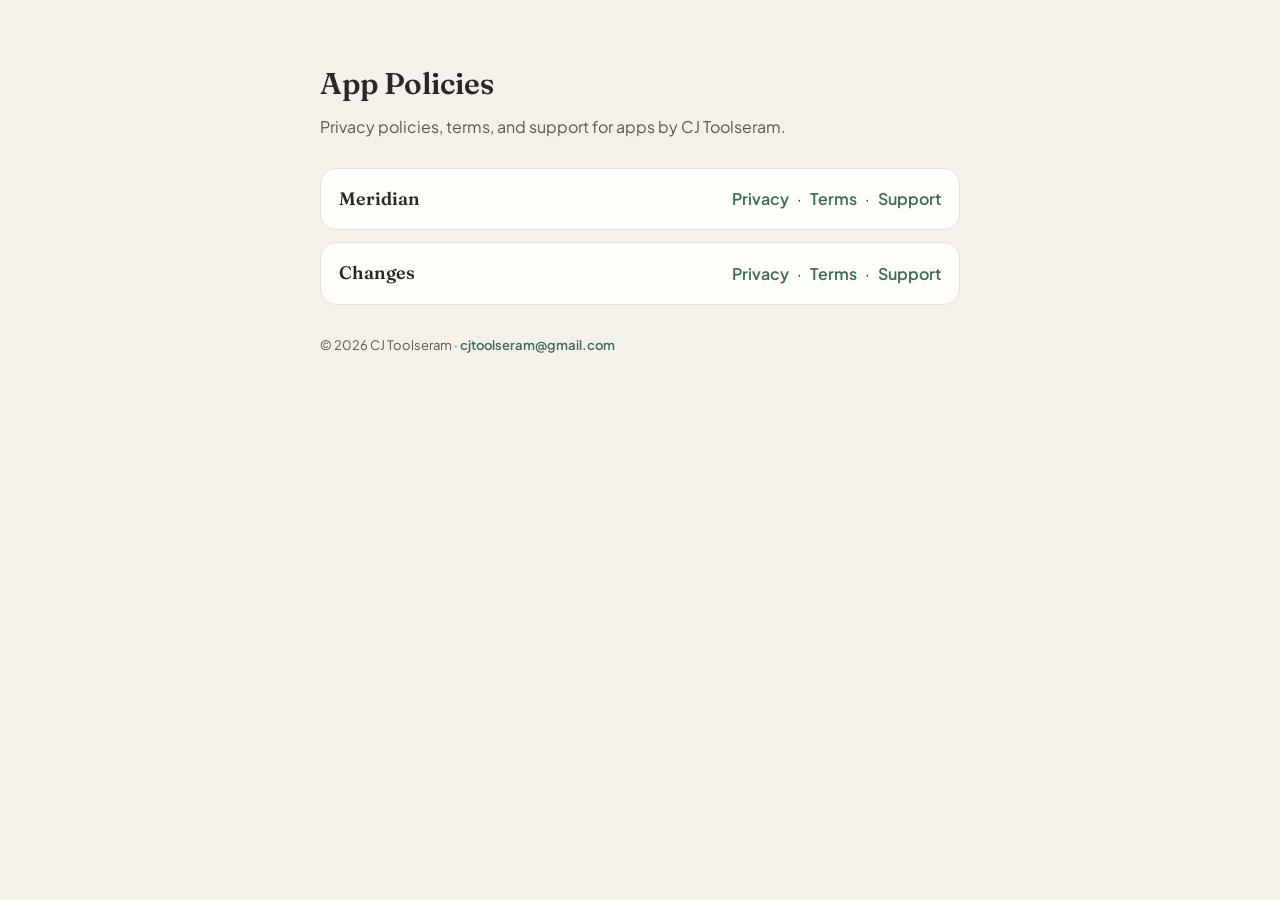
<file: index.html>
<!doctype html>
<html lang="en">
<head>
<meta charset="utf-8">
<meta name="viewport" content="width=device-width, initial-scale=1">
<title>App Policies — CJ Toolseram</title>
<link rel="preconnect" href="https://fonts.googleapis.com">
<link href="https://fonts.googleapis.com/css2?family=Fraunces:opsz,wght@9..144,500;9..144,600&family=Plus+Jakarta+Sans:wght@400;500;600&display=swap" rel="stylesheet">
<style>
  body{margin:0;background:#F4F1EA;color:#2A2724;font-family:"Plus Jakarta Sans",system-ui,sans-serif;line-height:1.6}
  .wrap{max-width:640px;margin:0 auto;padding:60px 22px}
  h1{font-family:"Fraunces",Georgia,serif;font-weight:600;font-size:30px;margin:0 0 .2em}
  .sub{color:#5C574E;margin-bottom:28px}
  a{color:#3E6B57;text-decoration:none;font-weight:600}
  .row{background:#FFFDF8;border:1px solid #E6E0D3;border-radius:16px;padding:16px 18px;margin:12px 0;display:flex;gap:8px;flex-wrap:wrap;align-items:center}
  .row .name{font-family:"Fraunces",serif;font-weight:600;font-size:18px;margin-right:auto}
  footer{color:#5C574E;font-size:13px;margin-top:30px}
</style>
</head>
<body>
<div class="wrap">
  <h1>App Policies</h1>
  <div class="sub">Privacy policies, terms, and support for apps by CJ Toolseram.</div>
  <div class="row">
    <span class="name">Meridian</span>
    <a href="meridian/privacy.html">Privacy</a> ·
    <a href="meridian/terms.html">Terms</a> ·
    <a href="meridian/support.html">Support</a>
  </div>
  <div class="row">
    <span class="name">Changes</span>
    <a href="changes/privacy.html">Privacy</a> ·
    <a href="changes/terms.html">Terms</a> ·
    <a href="changes/support.html">Support</a>
  </div>
  <footer>© 2026 CJ Toolseram · <a href="mailto:cjtoolseram@gmail.com">cjtoolseram@gmail.com</a></footer>
</div>
</body>
</html>
</file>
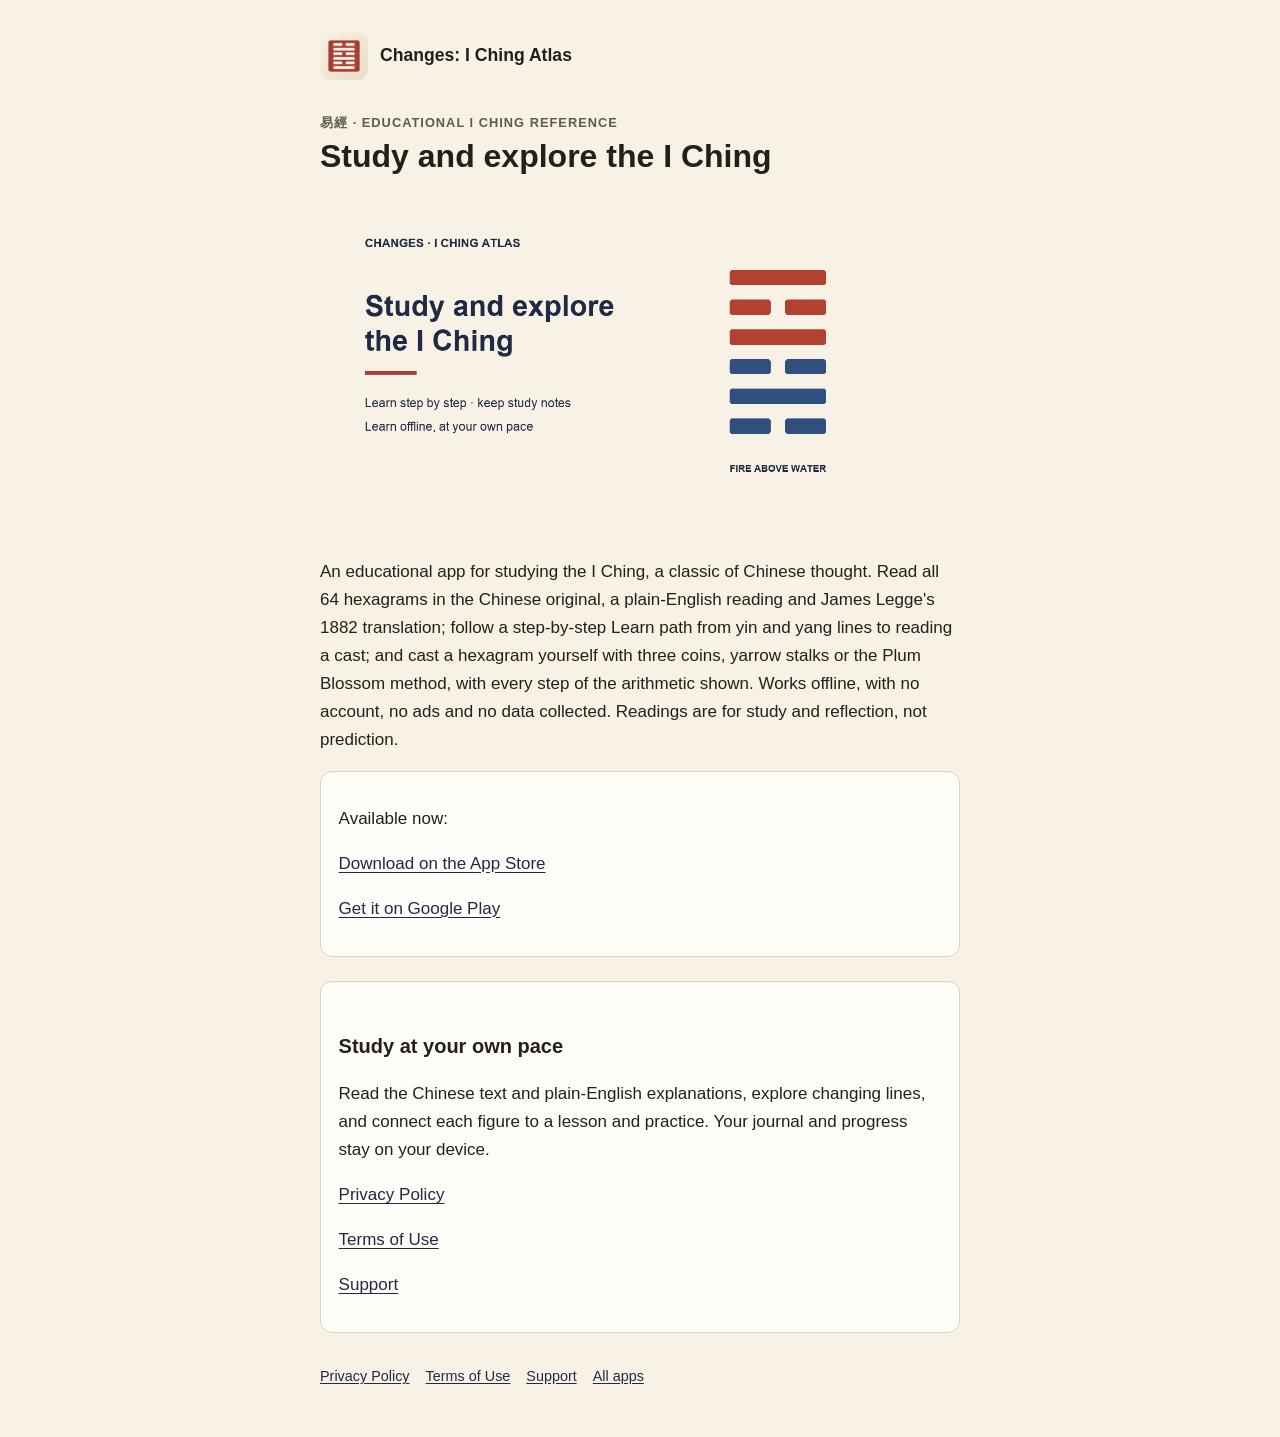
<file: changes/index.html>
<!doctype html>
<html lang="en">
<head>
<meta charset="utf-8">
<meta name="viewport" content="width=device-width, initial-scale=1">
<meta name="color-scheme" content="light dark">
<title>Changes: I Ching Atlas</title>
<meta property="og:title" content="Changes: I Ching Atlas">
<meta property="og:description" content="Study the I Ching through hexagram text, worked casts and short practice. Offline, with no account or ads.">
<meta property="og:image" content="https://cjtoolseram.github.io/app-policies/changes/assets/study-banner.png">
<meta property="og:url" content="https://cjtoolseram.github.io/app-policies/changes/">
<meta name="twitter:card" content="summary_large_image">
<meta name="description" content="Changes is an educational app for studying the I Ching: the 64 hexagrams in Chinese, plain English and Legge, a step-by-step Learn path, and casting with every step of the arithmetic shown.">
<style>
  :root {
    --bg: #F8F1E6;
    --text: #241F1A;
    --muted: #5f5a50;
    --card: #FFFDF8;
    --border: #d9d1c0;
    --accent: #A63E2F;
    --link: #1F2A44;
  }
  @media (prefers-color-scheme: dark) {
    :root {
      --bg: #11141B;
      --text: #ece8df;
      --muted: #b3ab9c;
      --card: #1A1F2A;
      --border: #3a362f;
      --accent: #e0a08f;
      --link: #D9B65E;
    }
  }
  * { box-sizing: border-box; }
  html { -webkit-text-size-adjust: 100%; }
  body {
    margin: 0;
    background: var(--bg);
    color: var(--text);
    font: 1.0625rem/1.65 -apple-system, BlinkMacSystemFont, "Segoe UI", Roboto, "Helvetica Neue", Arial, "PingFang TC", "Noto Sans TC", sans-serif;
  }
  .wrap { max-width: 42rem; margin: 0 auto; padding: 2rem 1rem 3rem; }
  header.site { display: flex; align-items: center; gap: .75rem; margin-bottom: 2rem; }
  .mark {
    width: 2.5rem; height: 2.5rem; border-radius: .6rem;
    display: grid; place-items: center;
    background: var(--accent); color: var(--bg);
    font-size: 1.4rem; font-weight: 700; line-height: 1;
  }
  .brand { font-weight: 600; font-size: 1.1rem; }
  .eyebrow { color: var(--muted); text-transform: uppercase; letter-spacing: .08em; font-size: .8rem; font-weight: 600; }
  h1 { font-size: 2rem; line-height: 1.2; margin: .25rem 0 .25rem; }
  h2 { font-size: 1.25rem; margin: 2rem 0 .5rem; }
  .updated { color: var(--muted); font-size: .95rem; margin-bottom: 1.5rem; }
  .card {
    background: var(--card); border: 1px solid var(--border);
    border-radius: .75rem; padding: 1rem 1.1rem; margin: 1rem 0 1.5rem;
  }
  ul { padding-left: 1.25rem; }
  li { margin: .35rem 0; }
  a { color: var(--link); text-underline-offset: .15em; }
  a:focus-visible { outline: 3px solid var(--accent); outline-offset: 2px; border-radius: 2px; }
  .note { color: var(--muted); font-size: .95rem; border-top: 1px solid var(--border); margin-top: 2rem; padding-top: 1rem; }
  footer { color: var(--muted); font-size: .9rem; margin-top: 2rem; }
  nav.pages { margin-top: 1.5rem; display: flex; flex-wrap: wrap; gap: 1rem; }
</style>
</head>
<body>
<div class="wrap">
  <header class="site">
    <img src="assets/icon.png" width="48" height="48" alt="" style="border-radius:11px">
    <div class="brand">Changes: I Ching Atlas</div>
  </header>
  <main>
    <div class="eyebrow">易經 · Educational I Ching reference</div>
    <h1>Study and explore the I Ching</h1>
    <img src="assets/study-banner.png" width="1200" height="630" alt="Study and explore the I Ching. Hexagram 64, Fire above Water, shown in its trigram colours." style="width:100%;height:auto;border-radius:12px;margin-top:1rem">
    <p>An educational app for studying the I Ching, a classic of Chinese thought. Read all 64 hexagrams in
    the Chinese original, a plain-English reading and James Legge's 1882 translation; follow a
    step-by-step Learn path from yin and yang lines to reading a cast; and cast a hexagram yourself with
    three coins, yarrow stalks or the Plum Blossom method, with every step of the arithmetic shown.
    Works offline, with no account, no ads and no data collected. Readings are for study and reflection,
    not prediction.</p>
    <div class="card">
      <p>Available now:</p>
      <p><a href="https://apps.apple.com/app/id6823905084">Download on the App Store</a></p>
      <p><a href="https://play.google.com/store/apps/details?id=com.cjtoolseram.changes">Get it on Google Play</a></p>
    </div>
    <div class="card">
      <h2>Study at your own pace</h2><p>Read the Chinese text and plain-English explanations, explore changing lines, and connect each figure to a lesson and practice. Your journal and progress stay on your device.</p>
      <p><a href="privacy.html">Privacy Policy</a></p>
      <p><a href="terms.html">Terms of Use</a></p>
      <p><a href="support.html">Support</a></p>
    </div>
  </main>
  <footer><nav class="pages"><a href="privacy.html">Privacy Policy</a><a href="terms.html">Terms of Use</a><a href="support.html">Support</a><a href="../">All apps</a></nav></footer>
</div>
</body>
</html>
</file>
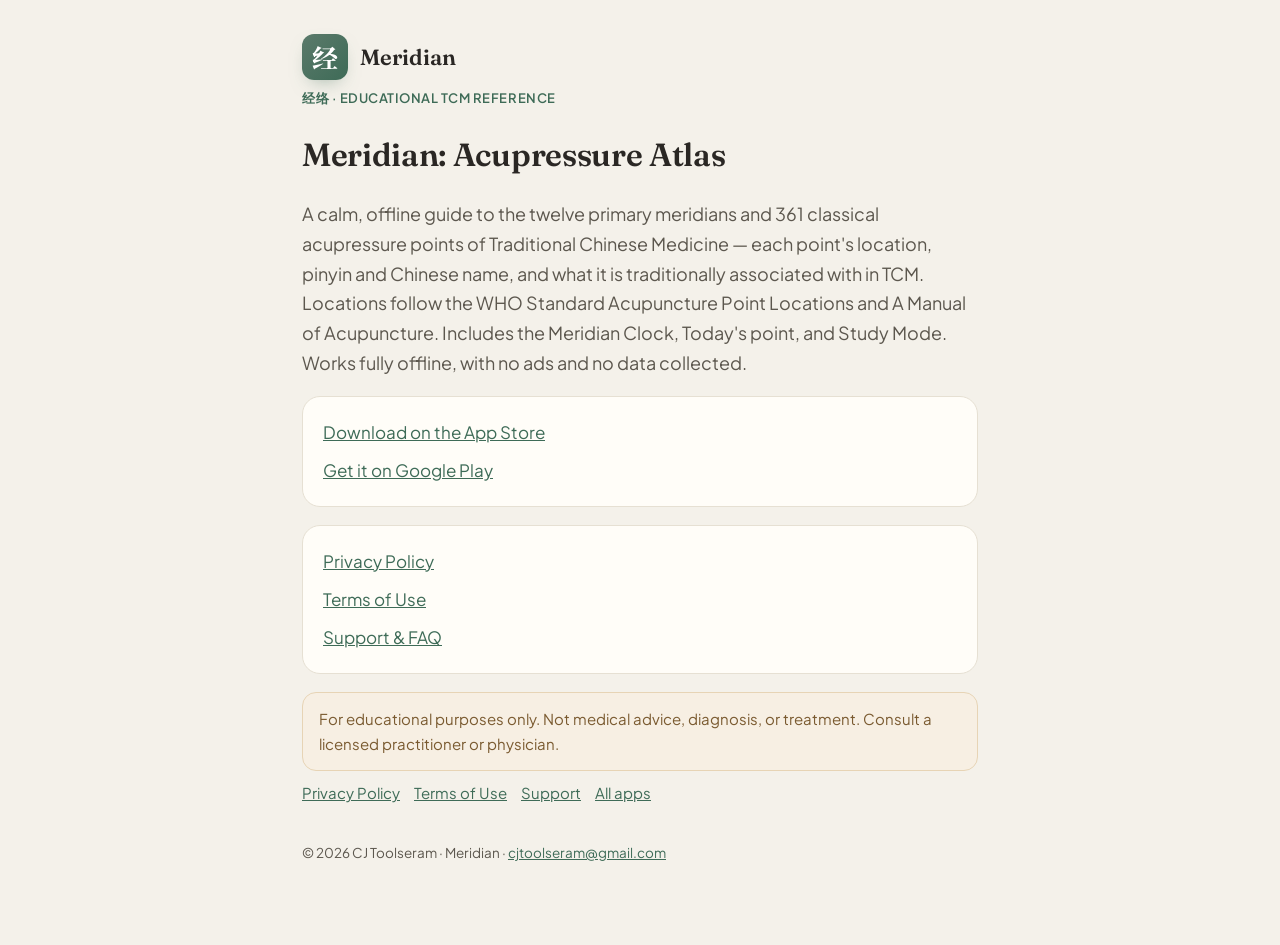
<file: meridian/index.html>
<!doctype html>
<html lang="en">
<head>
<meta charset="utf-8">
<meta name="viewport" content="width=device-width, initial-scale=1">
<title>Meridian: Acupressure Atlas</title>
<meta name="description" content="Meridian is a calm, offline educational guide to the twelve meridians and 361 classical acupressure points of Traditional Chinese Medicine.">
<link rel="preconnect" href="https://fonts.googleapis.com">
<link href="https://fonts.googleapis.com/css2?family=Fraunces:opsz,wght@9..144,500;9..144,600&family=Plus+Jakarta+Sans:wght@400;500;600;700&family=Noto+Serif+SC:wght@700&display=swap" rel="stylesheet">
<link rel="stylesheet" href="style.css">
</head>
<body>
<div class="wrap">
  <header class="site"><div class="mark">经</div><div class="brand">Meridian</div></header>
  <div class="eyebrow">经络 · Educational TCM reference</div>
  <h1>Meridian: Acupressure Atlas</h1>
  <p class="lead">A calm, offline guide to the twelve primary meridians and 361 classical acupressure
  points of Traditional Chinese Medicine — each point's location, pinyin and Chinese name, and what it
  is traditionally associated with in TCM. Locations follow the WHO Standard Acupuncture Point
  Locations and A Manual of Acupuncture. Includes the Meridian Clock, Today's point, and Study Mode.
  Works fully offline, with no ads and no data collected.</p>

  <div class="card">
    <p style="margin:.2em 0 0"><a href="https://apps.apple.com/app/id6772853956">Download on the App Store</a></p>
    <p style="margin:.6em 0 .2em"><a href="https://play.google.com/store/apps/details?id=com.cjtoolseram.meridian">Get it on Google Play</a></p>
  </div>

  <div class="card">
    <p style="margin:.2em 0 0"><a href="privacy.html">Privacy Policy</a></p>
    <p style="margin:.6em 0 0"><a href="terms.html">Terms of Use</a></p>
    <p style="margin:.6em 0 .2em"><a href="support.html">Support &amp; FAQ</a></p>
  </div>

  <div class="disclaimer">
    For educational purposes only. Not medical advice, diagnosis, or treatment. Consult a licensed
    practitioner or physician.
  </div>

  <nav class="pages">
    <a href="privacy.html">Privacy Policy</a><a href="terms.html">Terms of Use</a><a href="support.html">Support</a><a href="../">All apps</a>
  </nav>
  <footer>© 2026 CJ Toolseram · Meridian · <a href="mailto:cjtoolseram@gmail.com">cjtoolseram@gmail.com</a></footer>
</div>
</body>
</html>
</file>
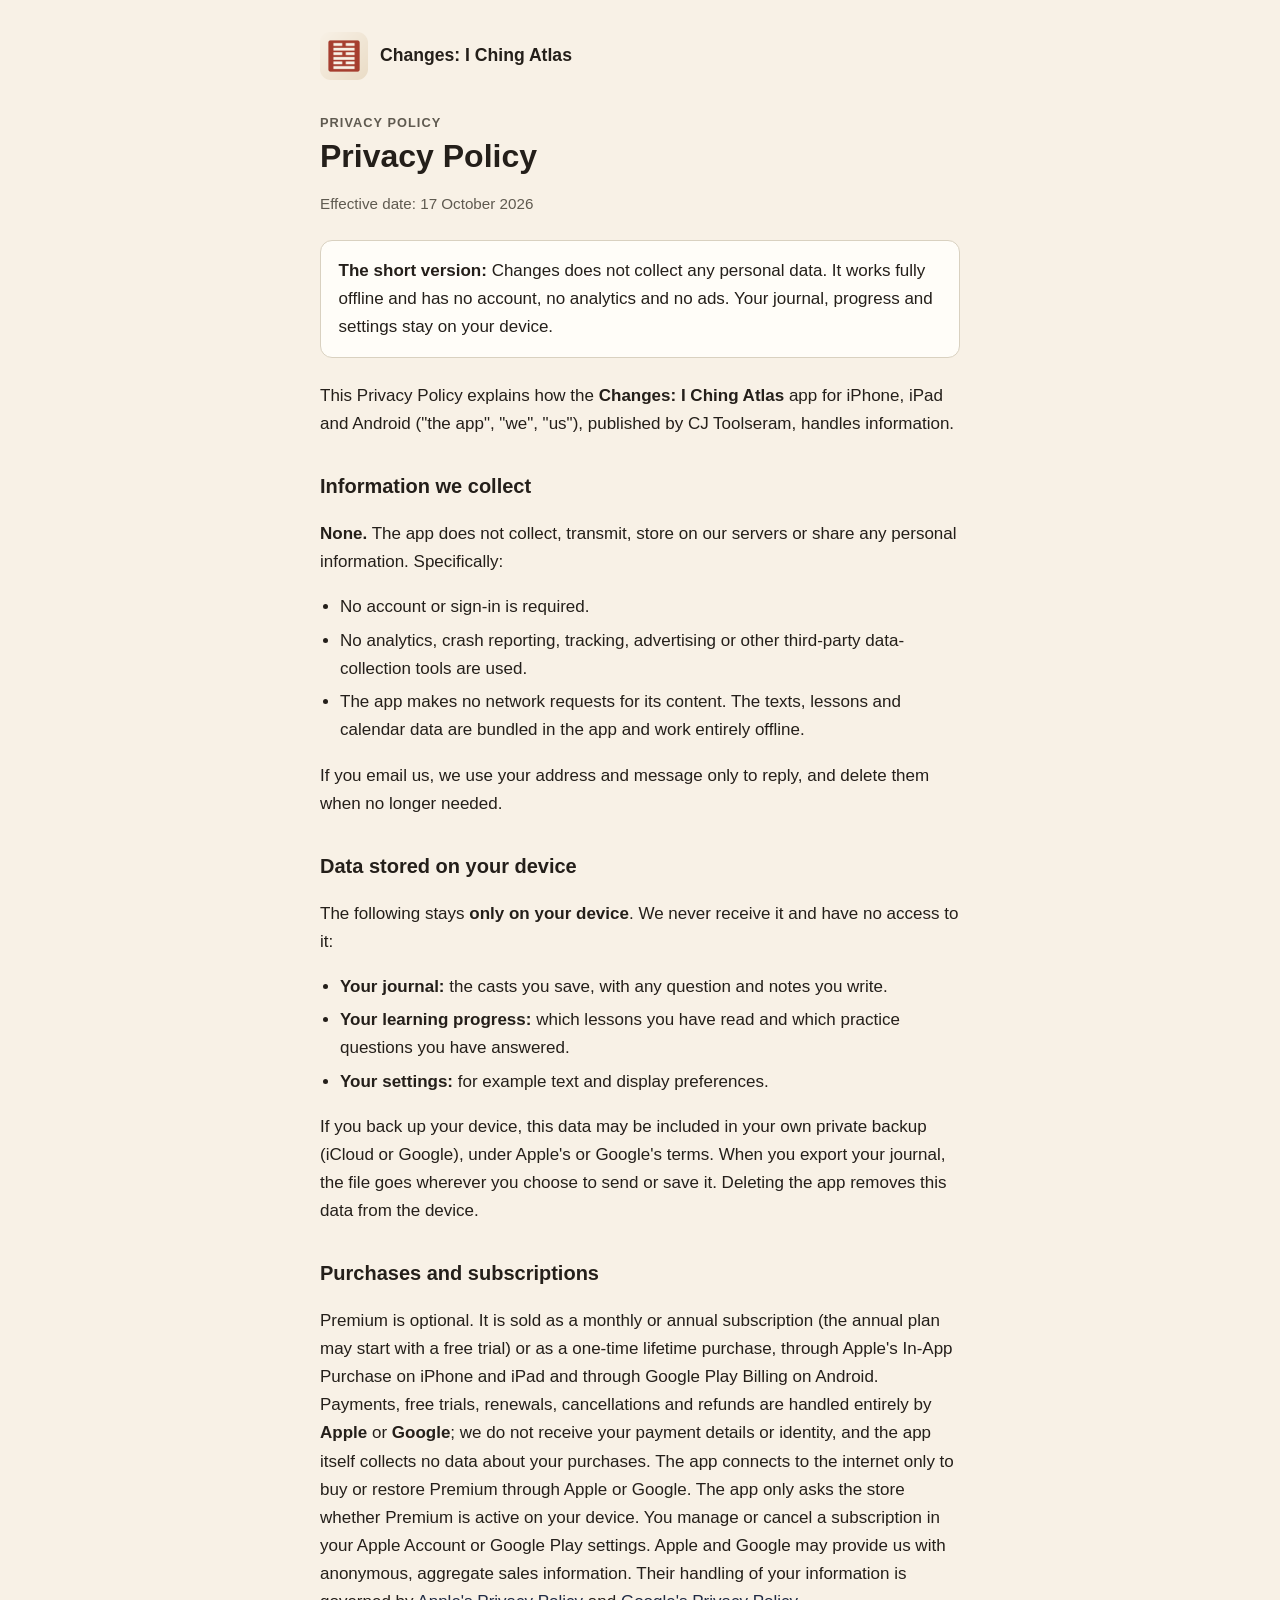
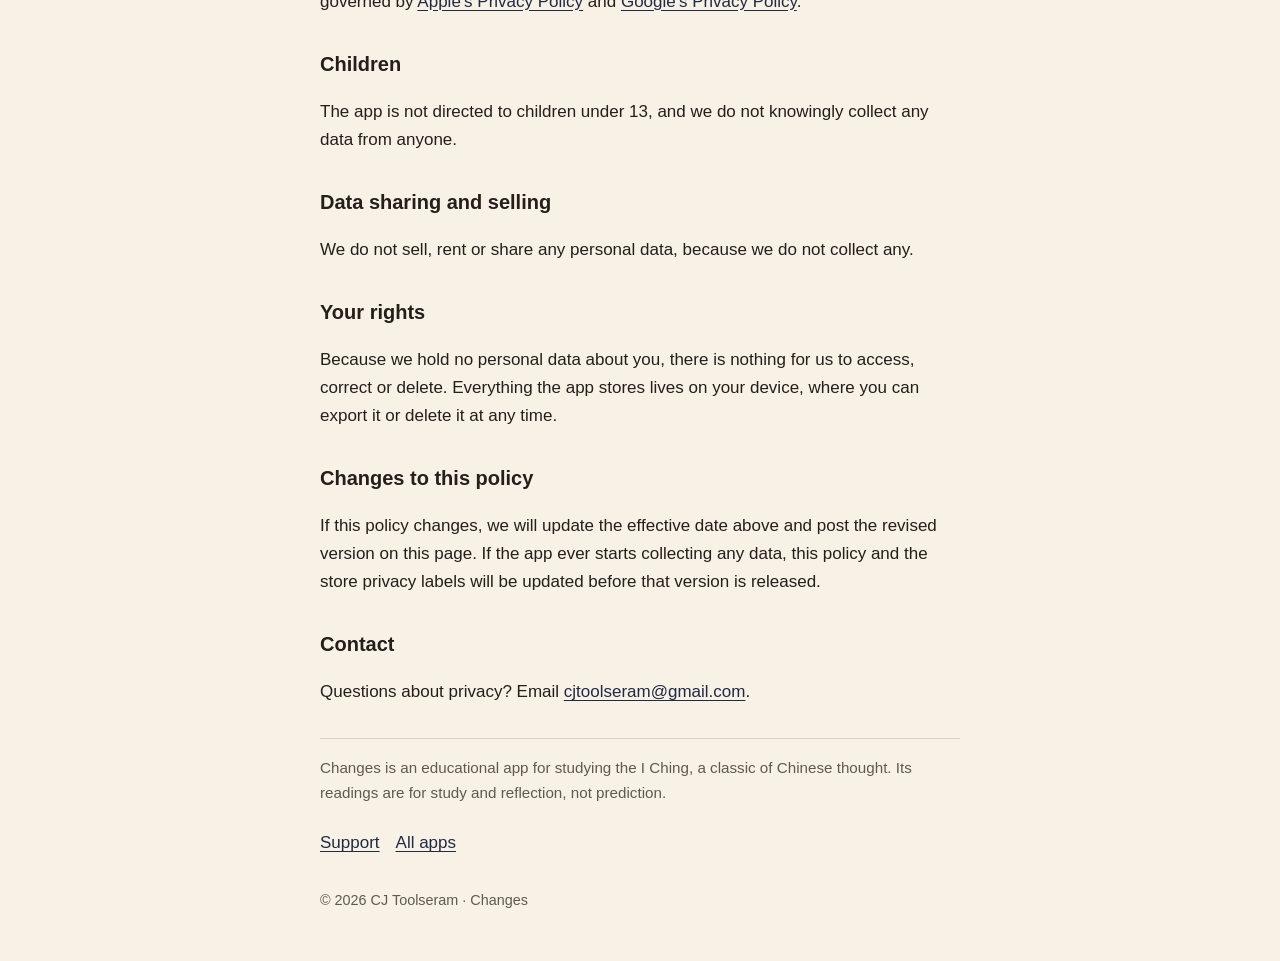
<file: changes/privacy.html>
<!doctype html>
<html lang="en">
<head>
<meta charset="utf-8">
<meta name="viewport" content="width=device-width, initial-scale=1">
<meta name="color-scheme" content="light dark">
<title>Privacy Policy · Changes</title>
<style>
  :root {
    --bg: #F8F1E6;
    --text: #241F1A;
    --muted: #5f5a50;
    --card: #FFFDF8;
    --border: #d9d1c0;
    --accent: #A63E2F;
    --link: #1F2A44;
  }
  @media (prefers-color-scheme: dark) {
    :root {
      --bg: #11141B;
      --text: #ece8df;
      --muted: #b3ab9c;
      --card: #1A1F2A;
      --border: #3a362f;
      --accent: #e0a08f;
      --link: #D9B65E;
    }
  }
  * { box-sizing: border-box; }
  html { -webkit-text-size-adjust: 100%; }
  body {
    margin: 0;
    background: var(--bg);
    color: var(--text);
    font: 1.0625rem/1.65 -apple-system, BlinkMacSystemFont, "Segoe UI", Roboto, "Helvetica Neue", Arial, "PingFang TC", "Noto Sans TC", sans-serif;
  }
  .wrap { max-width: 42rem; margin: 0 auto; padding: 2rem 1rem 3rem; }
  header.site { display: flex; align-items: center; gap: .75rem; margin-bottom: 2rem; }
  .mark {
    width: 2.5rem; height: 2.5rem; border-radius: .6rem;
    display: grid; place-items: center;
    background: var(--accent); color: var(--bg);
    font-size: 1.4rem; font-weight: 700; line-height: 1;
  }
  .brand { font-weight: 600; font-size: 1.1rem; }
  .eyebrow { color: var(--muted); text-transform: uppercase; letter-spacing: .08em; font-size: .8rem; font-weight: 600; }
  h1 { font-size: 2rem; line-height: 1.2; margin: .25rem 0 .25rem; }
  h2 { font-size: 1.25rem; margin: 2rem 0 .5rem; }
  .updated { color: var(--muted); font-size: .95rem; margin-bottom: 1.5rem; }
  .card {
    background: var(--card); border: 1px solid var(--border);
    border-radius: .75rem; padding: 1rem 1.1rem; margin: 1rem 0 1.5rem;
  }
  ul { padding-left: 1.25rem; }
  li { margin: .35rem 0; }
  a { color: var(--link); text-underline-offset: .15em; }
  a:focus-visible { outline: 3px solid var(--accent); outline-offset: 2px; border-radius: 2px; }
  .note { color: var(--muted); font-size: .95rem; border-top: 1px solid var(--border); margin-top: 2rem; padding-top: 1rem; }
  footer { color: var(--muted); font-size: .9rem; margin-top: 2rem; }
  nav.pages { margin-top: 1.5rem; display: flex; flex-wrap: wrap; gap: 1rem; }
</style>
</head>
<body>
<div class="wrap">
  <header class="site">
    <a href="./" aria-label="Changes home"><img src="assets/icon.png" width="48" height="48" alt="" style="border-radius:11px;display:block"></a>
    <div class="brand">Changes: I Ching Atlas</div>
  </header>

  <main>
    <div class="eyebrow">Privacy Policy</div>
    <h1>Privacy Policy</h1>
    <p class="updated">Effective date: 17 October 2026</p>

    <div class="card">
      <strong>The short version:</strong> Changes does not collect any personal data.
      It works fully offline and has no account, no analytics and no ads.
      Your journal, progress and settings stay on your device.
    </div>

    <p>This Privacy Policy explains how the <strong>Changes: I Ching Atlas</strong> app for iPhone, iPad and Android
    ("the app", "we", "us"), published by CJ Toolseram, handles information.</p>

    <h2>Information we collect</h2>
    <p><strong>None.</strong> The app does not collect, transmit, store on our servers or share any personal information.
    Specifically:</p>
    <ul>
      <li>No account or sign-in is required.</li>
      <li>No analytics, crash reporting, tracking, advertising or other third-party data-collection tools are used.</li>
      <li>The app makes no network requests for its content. The texts, lessons and calendar data are bundled in the app and work entirely offline.</li>
    </ul>
    <p>If you email us, we use your address and message only to reply, and delete them when no longer needed.</p>

    <h2>Data stored on your device</h2>
    <p>The following stays <strong>only on your device</strong>. We never receive it and have no access to it:</p>
    <ul>
      <li><strong>Your journal:</strong> the casts you save, with any question and notes you write.</li>
      <li><strong>Your learning progress:</strong> which lessons you have read and which practice questions you have answered.</li>
      <li><strong>Your settings:</strong> for example text and display preferences.</li>
    </ul>
    <p>If you back up your device, this data may be included in your own private backup (iCloud or Google),
    under Apple's or Google's terms. When you export your journal, the file goes wherever you choose to send or save it.
    Deleting the app removes this data from the device.</p>

    <h2>Purchases and subscriptions</h2>
    <p>Premium is optional. It is sold as a monthly or annual subscription (the annual plan may start with a free trial) or as a one-time
    lifetime purchase, through Apple's In-App Purchase on iPhone and iPad and through Google Play Billing on Android.
    Payments, free trials, renewals, cancellations and refunds are handled entirely by <strong>Apple</strong> or <strong>Google</strong>;
    we do not receive your payment details or identity, and the app itself collects no data about your purchases.
    The app connects to the internet only to buy or restore Premium through Apple or Google. The app only asks the store whether Premium is active on your device. You manage or cancel a subscription in your Apple Account
    or Google Play settings. Apple and Google may provide us with anonymous, aggregate sales information. Their handling of your information is governed by
    <a href="https://www.apple.com/legal/privacy/" rel="noopener">Apple's Privacy Policy</a> and
    <a href="https://policies.google.com/privacy" rel="noopener">Google's Privacy Policy</a>.</p>

    <h2>Children</h2>
    <p>The app is not directed to children under 13, and we do not knowingly collect any data from anyone.</p>

    <h2>Data sharing and selling</h2>
    <p>We do not sell, rent or share any personal data, because we do not collect any.</p>

    <h2>Your rights</h2>
    <p>Because we hold no personal data about you, there is nothing for us to access, correct or delete.
    Everything the app stores lives on your device, where you can export it or delete it at any time.</p>

    <h2>Changes to this policy</h2>
    <p>If this policy changes, we will update the effective date above and post the revised version on this page.
    If the app ever starts collecting any data, this policy and the store privacy labels will be updated before that version is released.</p>

    <h2>Contact</h2>
    <p>Questions about privacy? Email <a href="mailto:cjtoolseram@gmail.com">cjtoolseram@gmail.com</a>.</p>

    <p class="note">Changes is an educational app for studying the I Ching, a classic of Chinese thought.
    Its readings are for study and reflection, not prediction.</p>
  </main>

  <nav class="pages" aria-label="Other pages">
    <a href="support.html">Support</a>
    <a href="../">All apps</a>
  </nav>
  <footer>© 2026 CJ Toolseram · Changes</footer>
</div>
</body>
</html>
</file>
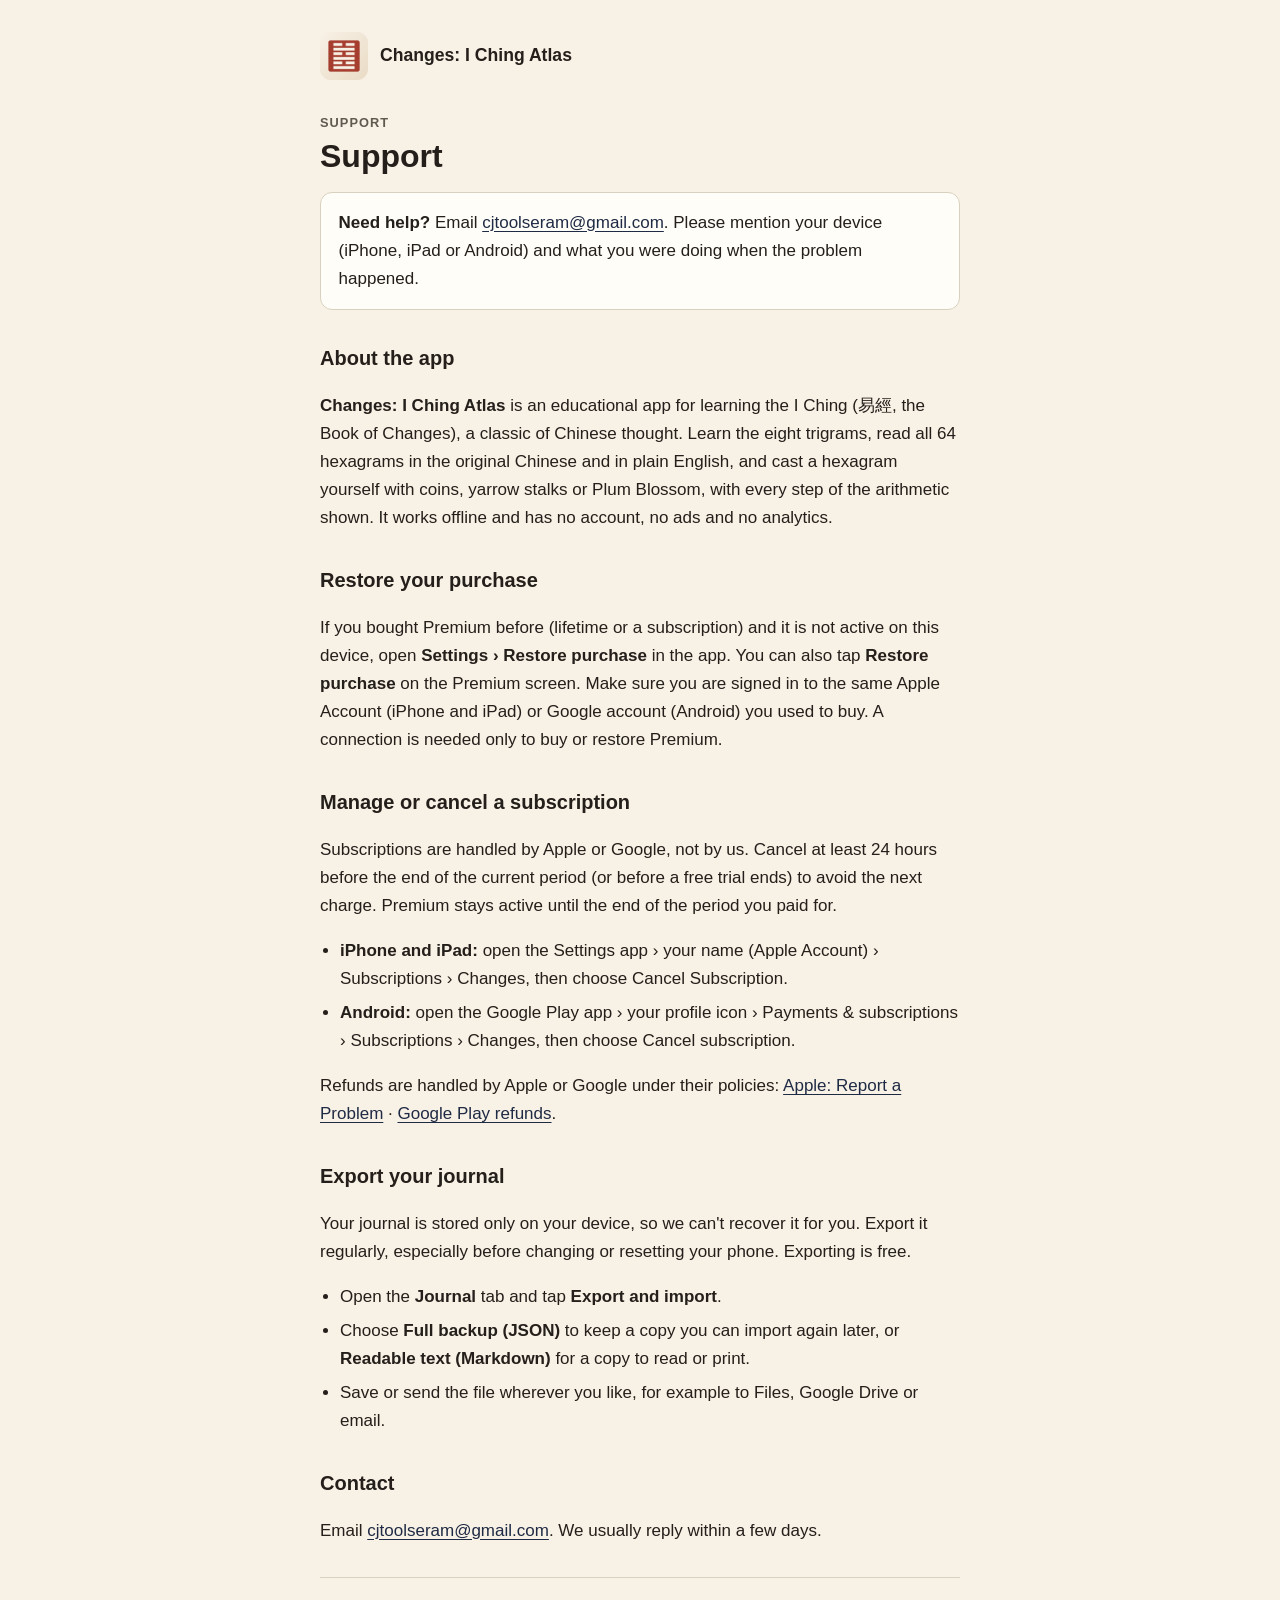
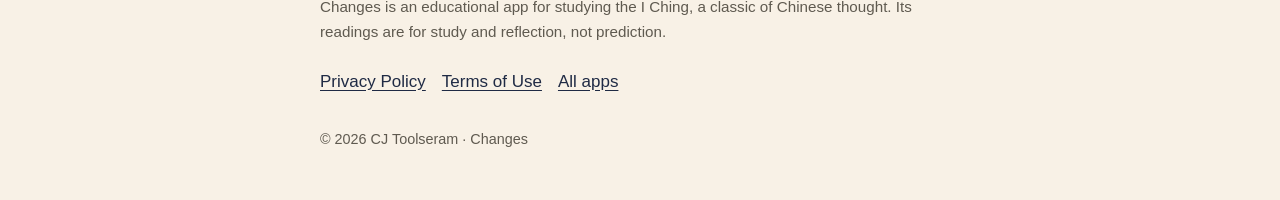
<file: changes/support.html>
<!doctype html>
<html lang="en">
<head>
<meta charset="utf-8">
<meta name="viewport" content="width=device-width, initial-scale=1">
<meta name="color-scheme" content="light dark">
<title>Support · Changes</title>
<style>
  :root {
    --bg: #F8F1E6;
    --text: #241F1A;
    --muted: #5f5a50;
    --card: #FFFDF8;
    --border: #d9d1c0;
    --accent: #A63E2F;
    --link: #1F2A44;
  }
  @media (prefers-color-scheme: dark) {
    :root {
      --bg: #11141B;
      --text: #ece8df;
      --muted: #b3ab9c;
      --card: #1A1F2A;
      --border: #3a362f;
      --accent: #e0a08f;
      --link: #D9B65E;
    }
  }
  * { box-sizing: border-box; }
  html { -webkit-text-size-adjust: 100%; }
  body {
    margin: 0;
    background: var(--bg);
    color: var(--text);
    font: 1.0625rem/1.65 -apple-system, BlinkMacSystemFont, "Segoe UI", Roboto, "Helvetica Neue", Arial, "PingFang TC", "Noto Sans TC", sans-serif;
  }
  .wrap { max-width: 42rem; margin: 0 auto; padding: 2rem 1rem 3rem; }
  header.site { display: flex; align-items: center; gap: .75rem; margin-bottom: 2rem; }
  .mark {
    width: 2.5rem; height: 2.5rem; border-radius: .6rem;
    display: grid; place-items: center;
    background: var(--accent); color: var(--bg);
    font-size: 1.4rem; font-weight: 700; line-height: 1;
  }
  .brand { font-weight: 600; font-size: 1.1rem; }
  .eyebrow { color: var(--muted); text-transform: uppercase; letter-spacing: .08em; font-size: .8rem; font-weight: 600; }
  h1 { font-size: 2rem; line-height: 1.2; margin: .25rem 0 .25rem; }
  h2 { font-size: 1.25rem; margin: 2rem 0 .5rem; }
  .updated { color: var(--muted); font-size: .95rem; margin-bottom: 1.5rem; }
  .card {
    background: var(--card); border: 1px solid var(--border);
    border-radius: .75rem; padding: 1rem 1.1rem; margin: 1rem 0 1.5rem;
  }
  ul { padding-left: 1.25rem; }
  li { margin: .35rem 0; }
  a { color: var(--link); text-underline-offset: .15em; }
  a:focus-visible { outline: 3px solid var(--accent); outline-offset: 2px; border-radius: 2px; }
  .note { color: var(--muted); font-size: .95rem; border-top: 1px solid var(--border); margin-top: 2rem; padding-top: 1rem; }
  footer { color: var(--muted); font-size: .9rem; margin-top: 2rem; }
  nav.pages { margin-top: 1.5rem; display: flex; flex-wrap: wrap; gap: 1rem; }
</style>
</head>
<body>
<div class="wrap">
  <header class="site">
    <a href="./" aria-label="Changes home"><img src="assets/icon.png" width="48" height="48" alt="" style="border-radius:11px;display:block"></a>
    <div class="brand">Changes: I Ching Atlas</div>
  </header>

  <main>
    <div class="eyebrow">Support</div>
    <h1>Support</h1>

    <div class="card">
      <strong>Need help?</strong> Email <a href="mailto:cjtoolseram@gmail.com">cjtoolseram@gmail.com</a>. Please mention your device (iPhone, iPad or Android)
      and what you were doing when the problem happened.
    </div>

    <h2>About the app</h2>
    <p><strong>Changes: I Ching Atlas</strong> is an educational app for learning the I Ching (易經, the Book of Changes),
    a classic of Chinese thought. Learn the eight trigrams, read all 64 hexagrams in the original Chinese and in plain English,
    and cast a hexagram yourself with coins, yarrow stalks or Plum Blossom, with every step of the arithmetic shown.
    It works offline and has no account, no ads and no analytics.</p>

    <h2>Restore your purchase</h2>
    <p>If you bought Premium before (lifetime or a subscription) and it is not active on this device, open
    <strong>Settings › Restore purchase</strong> in the app. You can also tap <strong>Restore purchase</strong> on the Premium screen.
    Make sure you are signed in to the same Apple Account (iPhone and iPad) or Google account (Android) you used to buy.
    A connection is needed only to buy or restore Premium.</p>

    <h2>Manage or cancel a subscription</h2>
    <p>Subscriptions are handled by Apple or Google, not by us. Cancel at least 24 hours before the end of the current period
    (or before a free trial ends) to avoid the next charge. Premium stays active until the end of the period you paid for.</p>
    <ul>
      <li><strong>iPhone and iPad:</strong> open the Settings app › your name (Apple Account) › Subscriptions › Changes, then choose Cancel Subscription.</li>
      <li><strong>Android:</strong> open the Google Play app › your profile icon › Payments &amp; subscriptions › Subscriptions › Changes, then choose Cancel subscription.</li>
    </ul>
    <p>Refunds are handled by Apple or Google under their policies:
    <a href="https://reportaproblem.apple.com/" rel="noopener">Apple: Report a Problem</a> ·
    <a href="https://support.google.com/googleplay/answer/2479637" rel="noopener">Google Play refunds</a>.</p>

    <h2>Export your journal</h2>
    <p>Your journal is stored only on your device, so we can't recover it for you. Export it regularly, especially before
    changing or resetting your phone. Exporting is free.</p>
    <ul>
      <li>Open the <strong>Journal</strong> tab and tap <strong>Export and import</strong>.</li>
      <li>Choose <strong>Full backup (JSON)</strong> to keep a copy you can import again later, or
      <strong>Readable text (Markdown)</strong> for a copy to read or print.</li>
      <li>Save or send the file wherever you like, for example to Files, Google Drive or email.</li>
    </ul>

    <h2>Contact</h2>
    <p>Email <a href="mailto:cjtoolseram@gmail.com">cjtoolseram@gmail.com</a>. We usually reply within a few days.</p>

    <p class="note">Changes is an educational app for studying the I Ching, a classic of Chinese thought.
    Its readings are for study and reflection, not prediction.</p>
  </main>

  <nav class="pages" aria-label="Other pages">
    <a href="privacy.html">Privacy Policy</a>
    <a href="terms.html">Terms of Use</a>
    <a href="../">All apps</a>
  </nav>
  <footer>© 2026 CJ Toolseram · Changes</footer>
</div>
</body>
</html>
</file>
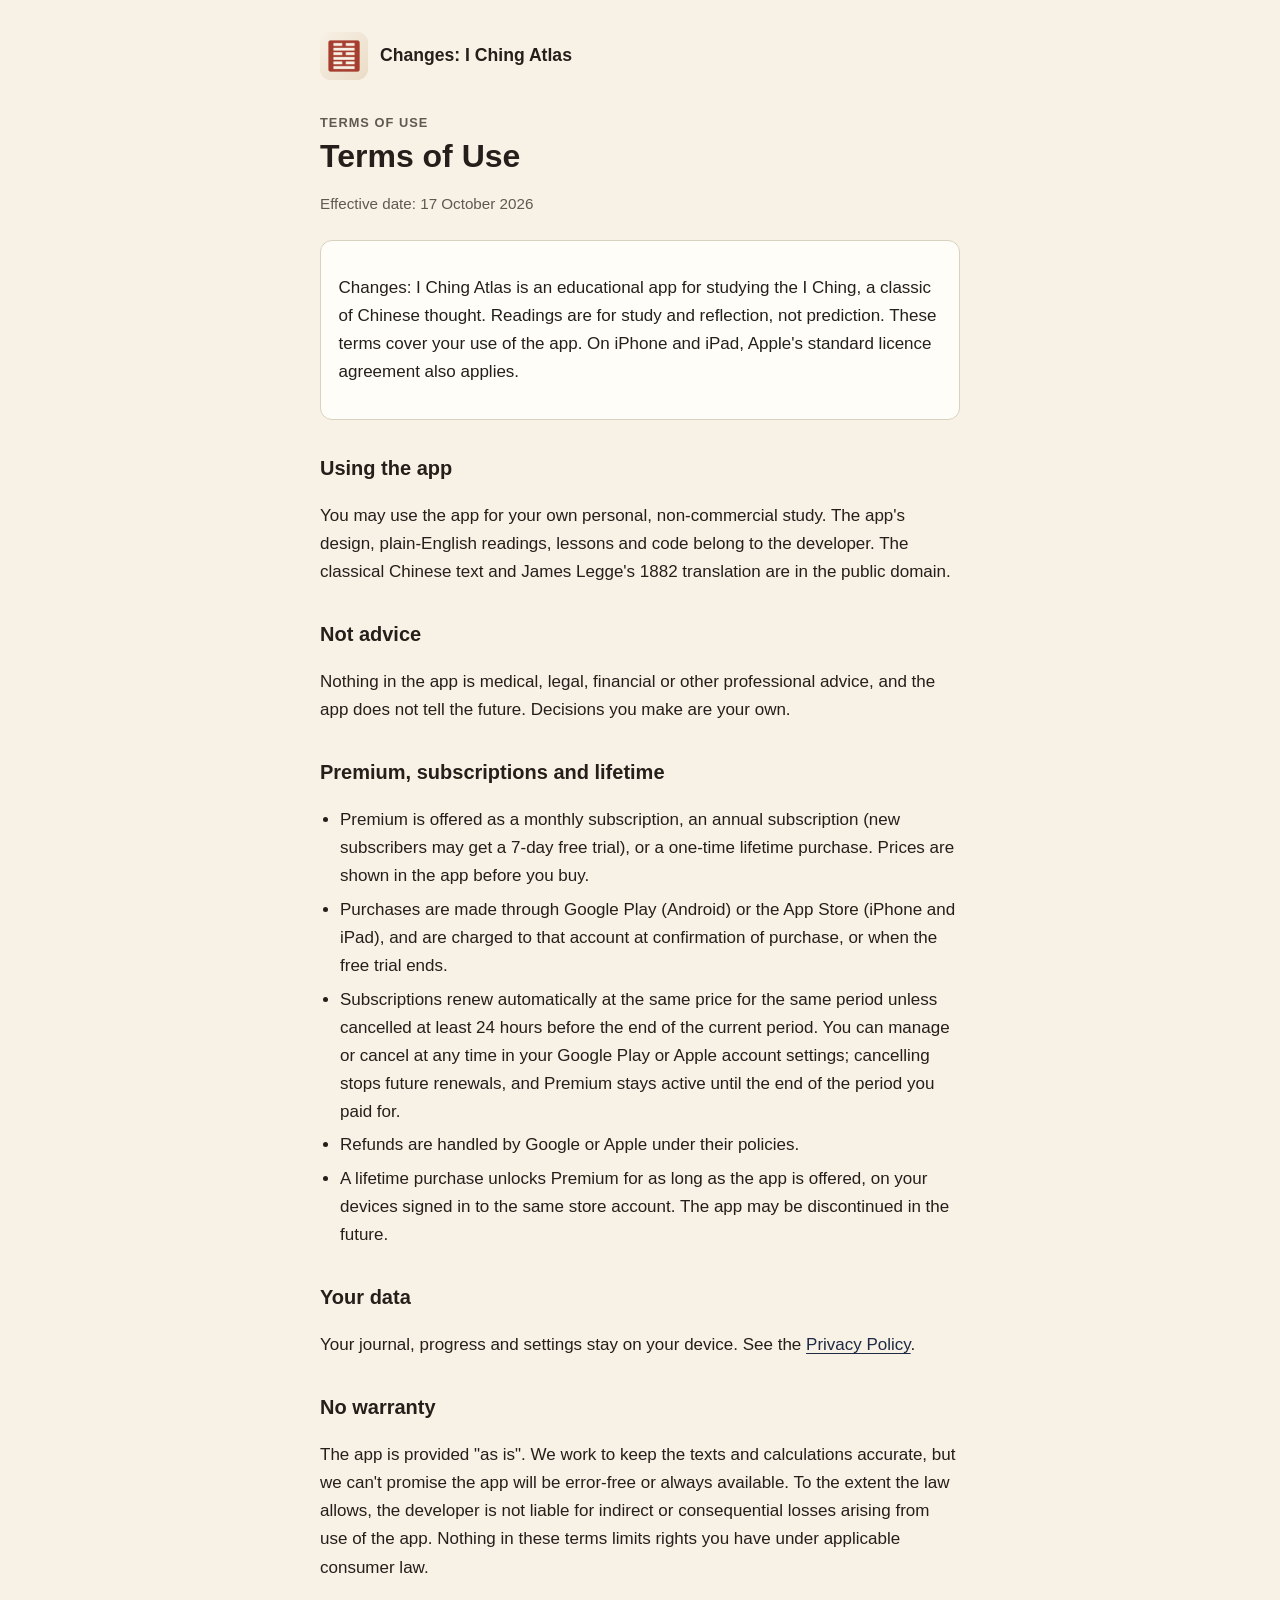
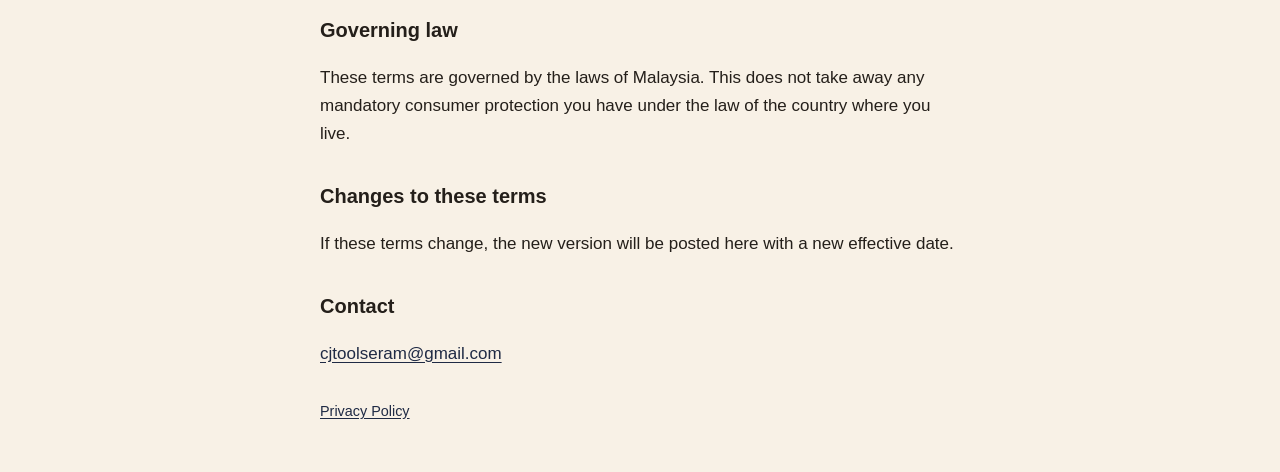
<file: changes/terms.html>
<!doctype html>
<html lang="en">
<head>
<meta charset="utf-8">
<meta name="viewport" content="width=device-width, initial-scale=1">
<meta name="color-scheme" content="light dark">
<title>Terms of Use · Changes</title>
<style>
  :root {
    --bg: #F8F1E6;
    --text: #241F1A;
    --muted: #5f5a50;
    --card: #FFFDF8;
    --border: #d9d1c0;
    --accent: #A63E2F;
    --link: #1F2A44;
  }
  @media (prefers-color-scheme: dark) {
    :root {
      --bg: #11141B;
      --text: #ece8df;
      --muted: #b3ab9c;
      --card: #1A1F2A;
      --border: #3a362f;
      --accent: #e0a08f;
      --link: #D9B65E;
    }
  }
  * { box-sizing: border-box; }
  html { -webkit-text-size-adjust: 100%; }
  body {
    margin: 0;
    background: var(--bg);
    color: var(--text);
    font: 1.0625rem/1.65 -apple-system, BlinkMacSystemFont, "Segoe UI", Roboto, "Helvetica Neue", Arial, "PingFang TC", "Noto Sans TC", sans-serif;
  }
  .wrap { max-width: 42rem; margin: 0 auto; padding: 2rem 1rem 3rem; }
  header.site { display: flex; align-items: center; gap: .75rem; margin-bottom: 2rem; }
  .mark {
    width: 2.5rem; height: 2.5rem; border-radius: .6rem;
    display: grid; place-items: center;
    background: var(--accent); color: var(--bg);
    font-size: 1.4rem; font-weight: 700; line-height: 1;
  }
  .brand { font-weight: 600; font-size: 1.1rem; }
  .eyebrow { color: var(--muted); text-transform: uppercase; letter-spacing: .08em; font-size: .8rem; font-weight: 600; }
  h1 { font-size: 2rem; line-height: 1.2; margin: .25rem 0 .25rem; }
  h2 { font-size: 1.25rem; margin: 2rem 0 .5rem; }
  .updated { color: var(--muted); font-size: .95rem; margin-bottom: 1.5rem; }
  .card {
    background: var(--card); border: 1px solid var(--border);
    border-radius: .75rem; padding: 1rem 1.1rem; margin: 1rem 0 1.5rem;
  }
  ul { padding-left: 1.25rem; }
  li { margin: .35rem 0; }
  a { color: var(--link); text-underline-offset: .15em; }
  a:focus-visible { outline: 3px solid var(--accent); outline-offset: 2px; border-radius: 2px; }
  .note { color: var(--muted); font-size: .95rem; border-top: 1px solid var(--border); margin-top: 2rem; padding-top: 1rem; }
  footer { color: var(--muted); font-size: .9rem; margin-top: 2rem; }
  nav.pages { margin-top: 1.5rem; display: flex; flex-wrap: wrap; gap: 1rem; }
</style>
</head>
<body>
<div class="wrap">
  <header class="site">
    <a href="./" aria-label="Changes home"><img src="assets/icon.png" width="48" height="48" alt="" style="border-radius:11px;display:block"></a>
    <div class="brand">Changes: I Ching Atlas</div>
  </header>

  <main>
    <div class="eyebrow">Terms of Use</div>
    <h1>Terms of Use</h1>
    <p class="updated">Effective date: 17 October 2026</p>

    <div class="card">
      <p>Changes: I Ching Atlas is an educational app for studying the I Ching, a classic of Chinese thought. Readings are for study and reflection, not prediction. These terms cover your use of the app. On iPhone and iPad, Apple's standard licence agreement also applies.</p>
    </div>

    <h2>Using the app</h2>
    <p>You may use the app for your own personal, non-commercial study. The app's design, plain-English readings, lessons and code belong to the developer. The classical Chinese text and James Legge's 1882 translation are in the public domain.</p>

    <h2>Not advice</h2>
    <p>Nothing in the app is medical, legal, financial or other professional advice, and the app does not tell the future. Decisions you make are your own.</p>

    <h2>Premium, subscriptions and lifetime</h2>
    <ul>
      <li>Premium is offered as a monthly subscription, an annual subscription (new subscribers may get a 7-day free trial), or a one-time lifetime purchase. Prices are shown in the app before you buy.</li>
      <li>Purchases are made through Google Play (Android) or the App Store (iPhone and iPad), and are charged to that account at confirmation of purchase, or when the free trial ends.</li>
      <li>Subscriptions renew automatically at the same price for the same period unless cancelled at least 24 hours before the end of the current period. You can manage or cancel at any time in your Google Play or Apple account settings; cancelling stops future renewals, and Premium stays active until the end of the period you paid for.</li>
      <li>Refunds are handled by Google or Apple under their policies.</li>
      <li>A lifetime purchase unlocks Premium for as long as the app is offered, on your devices signed in to the same store account. The app may be discontinued in the future.</li>
    </ul>

    <h2>Your data</h2>
    <p>Your journal, progress and settings stay on your device. See the <a href="privacy.html">Privacy Policy</a>.</p>

    <h2>No warranty</h2>
    <p>The app is provided "as is". We work to keep the texts and calculations accurate, but we can't promise the app will be error-free or always available. To the extent the law allows, the developer is not liable for indirect or consequential losses arising from use of the app. Nothing in these terms limits rights you have under applicable consumer law.</p>

    <h2>Governing law</h2>
    <p>These terms are governed by the laws of Malaysia. This does not take away any mandatory consumer protection you have under the law of the country where you live.</p>

    <h2>Changes to these terms</h2>
    <p>If these terms change, the new version will be posted here with a new effective date.</p>

    <h2>Contact</h2>
    <p><a href="mailto:cjtoolseram@gmail.com">cjtoolseram@gmail.com</a></p>
  </main>
  <footer><nav class="pages"><a href="privacy.html">Privacy Policy</a></nav></footer>
</div>
</body>
</html>
</file>
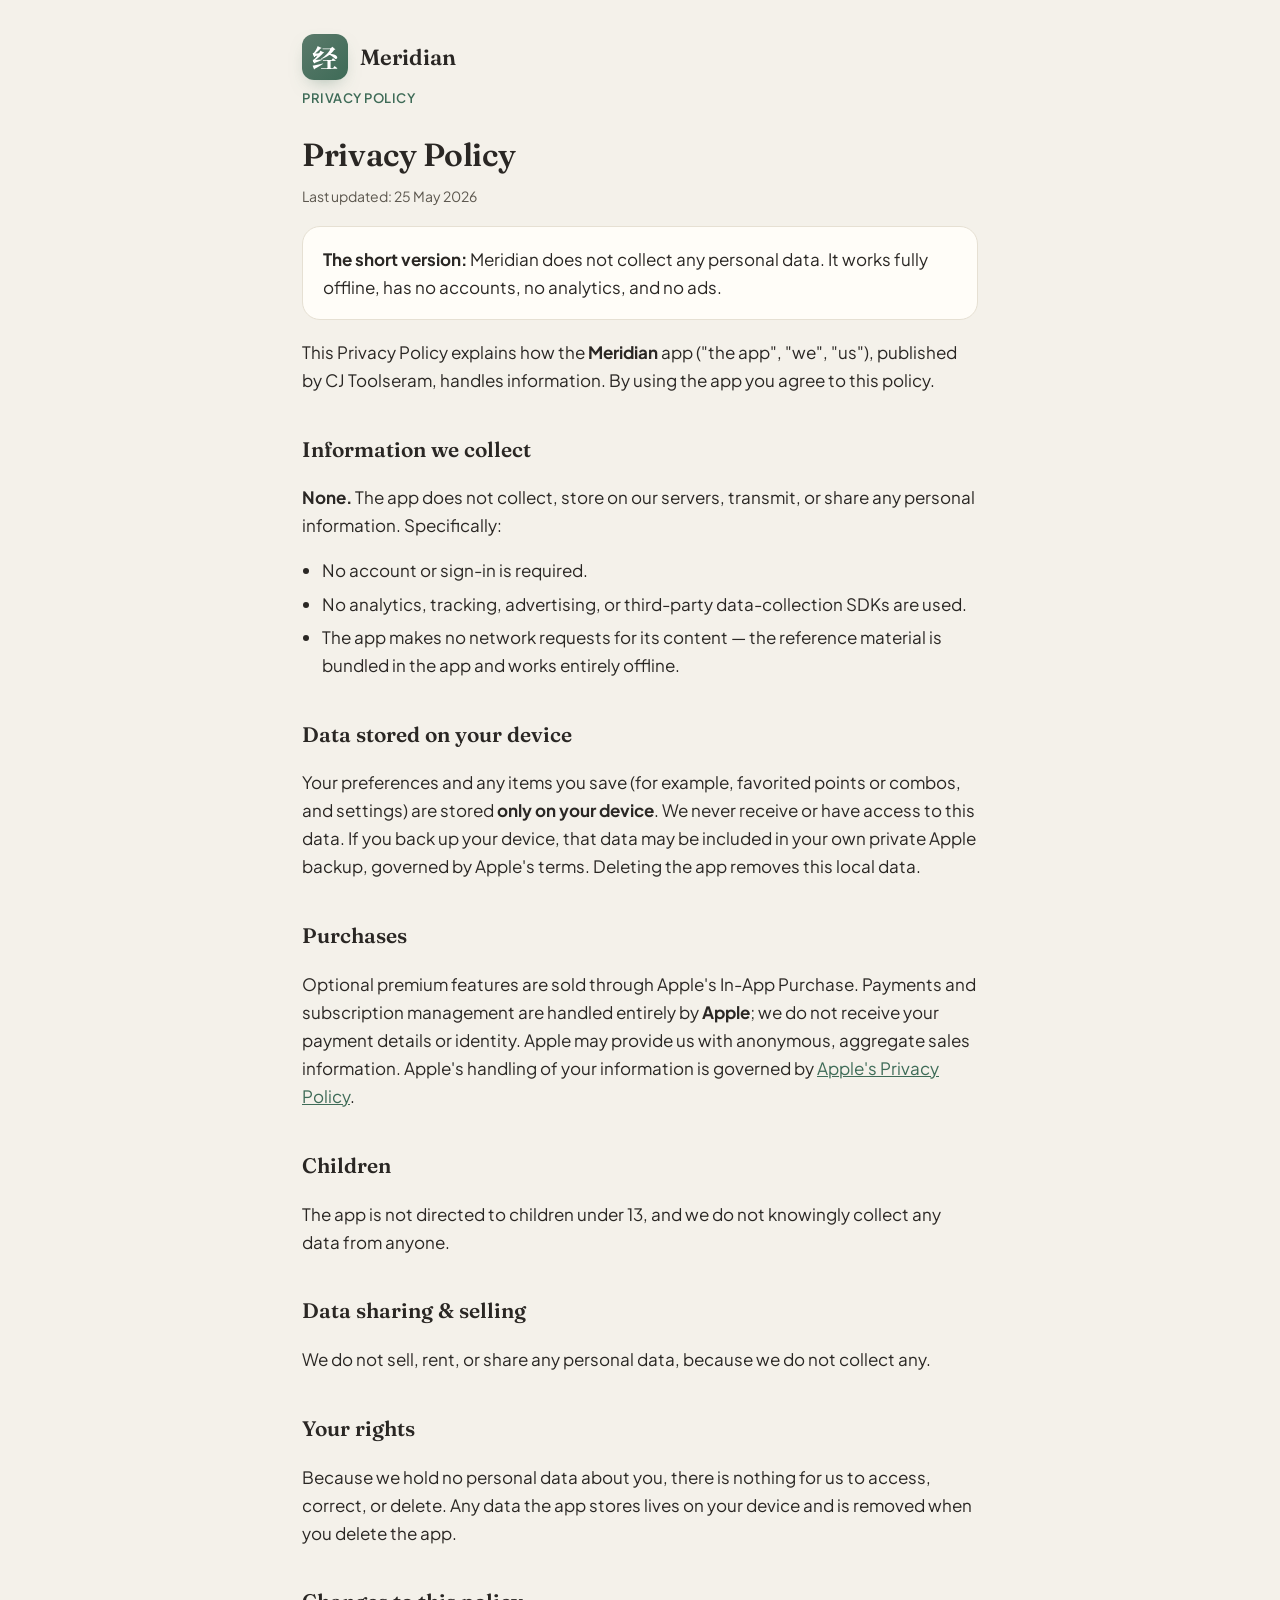
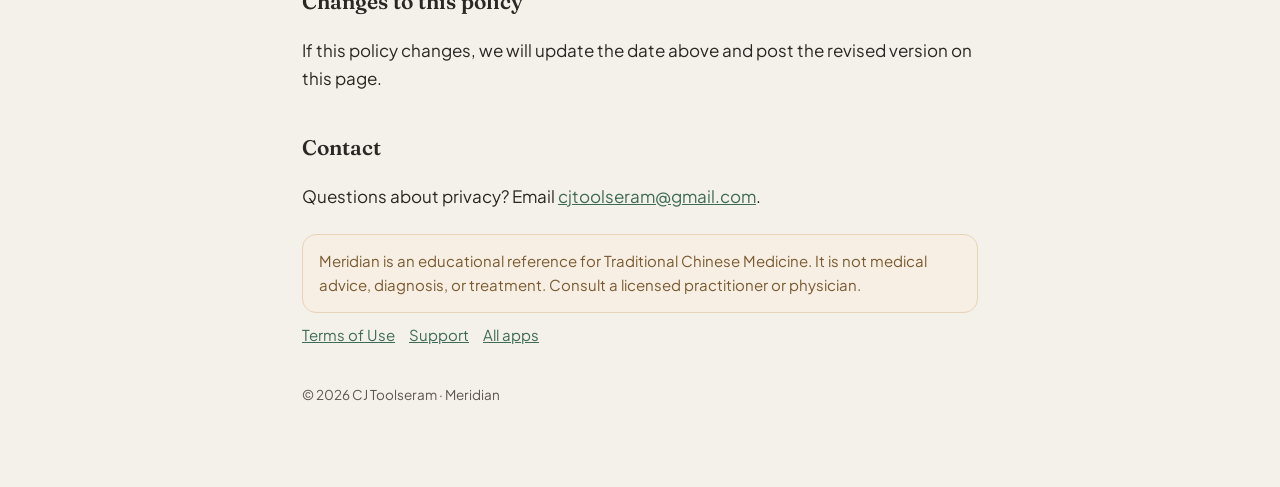
<file: meridian/privacy.html>
<!doctype html>
<html lang="en">
<head>
<meta charset="utf-8">
<meta name="viewport" content="width=device-width, initial-scale=1">
<title>Privacy Policy · Meridian</title>
<link rel="preconnect" href="https://fonts.googleapis.com">
<link href="https://fonts.googleapis.com/css2?family=Fraunces:opsz,wght@9..144,500;9..144,600&family=Plus+Jakarta+Sans:wght@400;500;600;700&family=Noto+Serif+SC:wght@700&display=swap" rel="stylesheet">
<link rel="stylesheet" href="style.css">
</head>
<body>
<div class="wrap">
  <header class="site"><div class="mark">经</div><div class="brand">Meridian</div></header>
  <div class="eyebrow">Privacy Policy</div>
  <h1>Privacy Policy</h1>
  <div class="updated">Last updated: 25 May 2026</div>

  <div class="card">
    <strong>The short version:</strong> Meridian does not collect any personal data.
    It works fully offline, has no accounts, no analytics, and no ads.
  </div>

  <p>This Privacy Policy explains how the <strong>Meridian</strong> app ("the app", "we", "us"),
  published by CJ Toolseram, handles information. By using the app you agree to this policy.</p>

  <h2>Information we collect</h2>
  <p><strong>None.</strong> The app does not collect, store on our servers, transmit, or share any
  personal information. Specifically:</p>
  <ul>
    <li>No account or sign-in is required.</li>
    <li>No analytics, tracking, advertising, or third-party data-collection SDKs are used.</li>
    <li>The app makes no network requests for its content — the reference material is bundled in the app and works entirely offline.</li>
  </ul>

  <h2>Data stored on your device</h2>
  <p>Your preferences and any items you save (for example, favorited points or combos, and settings)
  are stored <strong>only on your device</strong>. We never receive or have access to this data. If you
  back up your device, that data may be included in your own private Apple backup, governed by Apple's terms.
  Deleting the app removes this local data.</p>

  <h2>Purchases</h2>
  <p>Optional premium features are sold through Apple's In-App Purchase. Payments and subscription
  management are handled entirely by <strong>Apple</strong>; we do not receive your payment details or
  identity. Apple may provide us with anonymous, aggregate sales information. Apple's handling of your
  information is governed by
  <a href="https://www.apple.com/legal/privacy/" rel="noopener">Apple's Privacy Policy</a>.</p>

  <h2>Children</h2>
  <p>The app is not directed to children under 13, and we do not knowingly collect any data from anyone.</p>

  <h2>Data sharing &amp; selling</h2>
  <p>We do not sell, rent, or share any personal data, because we do not collect any.</p>

  <h2>Your rights</h2>
  <p>Because we hold no personal data about you, there is nothing for us to access, correct, or delete.
  Any data the app stores lives on your device and is removed when you delete the app.</p>

  <h2>Changes to this policy</h2>
  <p>If this policy changes, we will update the date above and post the revised version on this page.</p>

  <h2>Contact</h2>
  <p>Questions about privacy? Email <a href="mailto:cjtoolseram@gmail.com">cjtoolseram@gmail.com</a>.</p>

  <div class="disclaimer" style="margin-top:24px">
    Meridian is an educational reference for Traditional Chinese Medicine. It is not medical advice,
    diagnosis, or treatment. Consult a licensed practitioner or physician.
  </div>

  <nav class="pages">
    <a href="terms.html">Terms of Use</a><a href="support.html">Support</a><a href="../">All apps</a>
  </nav>
  <footer>© 2026 CJ Toolseram · Meridian</footer>
</div>
</body>
</html>
</file>
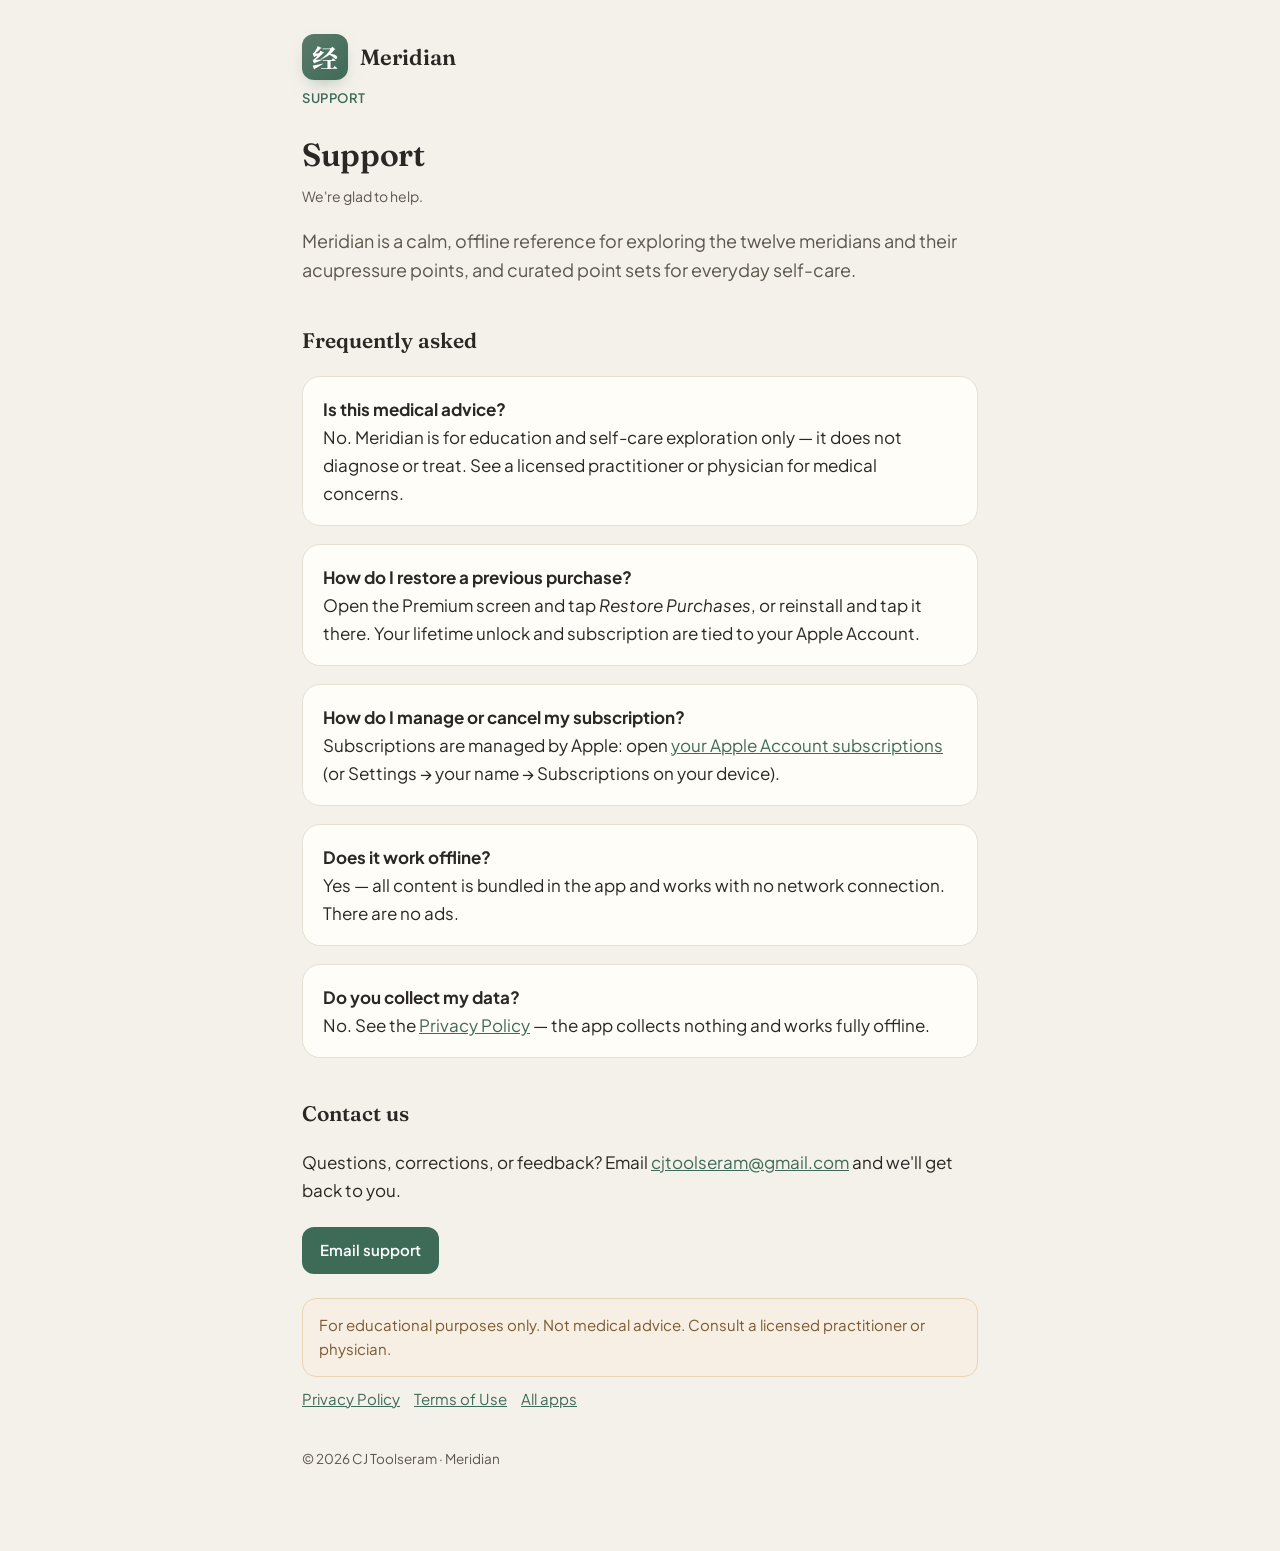
<file: meridian/support.html>
<!doctype html>
<html lang="en">
<head>
<meta charset="utf-8">
<meta name="viewport" content="width=device-width, initial-scale=1">
<title>Support · Meridian</title>
<link rel="preconnect" href="https://fonts.googleapis.com">
<link href="https://fonts.googleapis.com/css2?family=Fraunces:opsz,wght@9..144,500;9..144,600&family=Plus+Jakarta+Sans:wght@400;500;600;700&family=Noto+Serif+SC:wght@700&display=swap" rel="stylesheet">
<link rel="stylesheet" href="style.css">
</head>
<body>
<div class="wrap">
  <header class="site"><div class="mark">经</div><div class="brand">Meridian</div></header>
  <div class="eyebrow">Support</div>
  <h1>Support</h1>
  <div class="updated">We're glad to help.</div>

  <p class="lead">Meridian is a calm, offline reference for exploring the twelve meridians and their
  acupressure points, and curated point sets for everyday self-care.</p>

  <h2>Frequently asked</h2>

  <div class="card">
    <strong>Is this medical advice?</strong><br>
    No. Meridian is for education and self-care exploration only — it does not diagnose or treat. See a
    licensed practitioner or physician for medical concerns.
  </div>
  <div class="card">
    <strong>How do I restore a previous purchase?</strong><br>
    Open the Premium screen and tap <em>Restore Purchases</em>, or reinstall and tap it there. Your lifetime
    unlock and subscription are tied to your Apple Account.
  </div>
  <div class="card">
    <strong>How do I manage or cancel my subscription?</strong><br>
    Subscriptions are managed by Apple: open
    <a href="https://apps.apple.com/account/subscriptions" rel="noopener">your Apple Account subscriptions</a>
    (or Settings → your name → Subscriptions on your device).
  </div>
  <div class="card">
    <strong>Does it work offline?</strong><br>
    Yes — all content is bundled in the app and works with no network connection. There are no ads.
  </div>
  <div class="card">
    <strong>Do you collect my data?</strong><br>
    No. See the <a href="privacy.html">Privacy Policy</a> — the app collects nothing and works fully offline.
  </div>

  <h2>Contact us</h2>
  <p>Questions, corrections, or feedback? Email
  <a href="mailto:cjtoolseram@gmail.com">cjtoolseram@gmail.com</a> and we'll get back to you.</p>
  <p><a class="btn" href="mailto:cjtoolseram@gmail.com">Email support</a></p>

  <div class="disclaimer" style="margin-top:24px">
    For educational purposes only. Not medical advice. Consult a licensed practitioner or physician.
  </div>

  <nav class="pages">
    <a href="privacy.html">Privacy Policy</a><a href="terms.html">Terms of Use</a><a href="../">All apps</a>
  </nav>
  <footer>© 2026 CJ Toolseram · Meridian</footer>
</div>
</body>
</html>
</file>
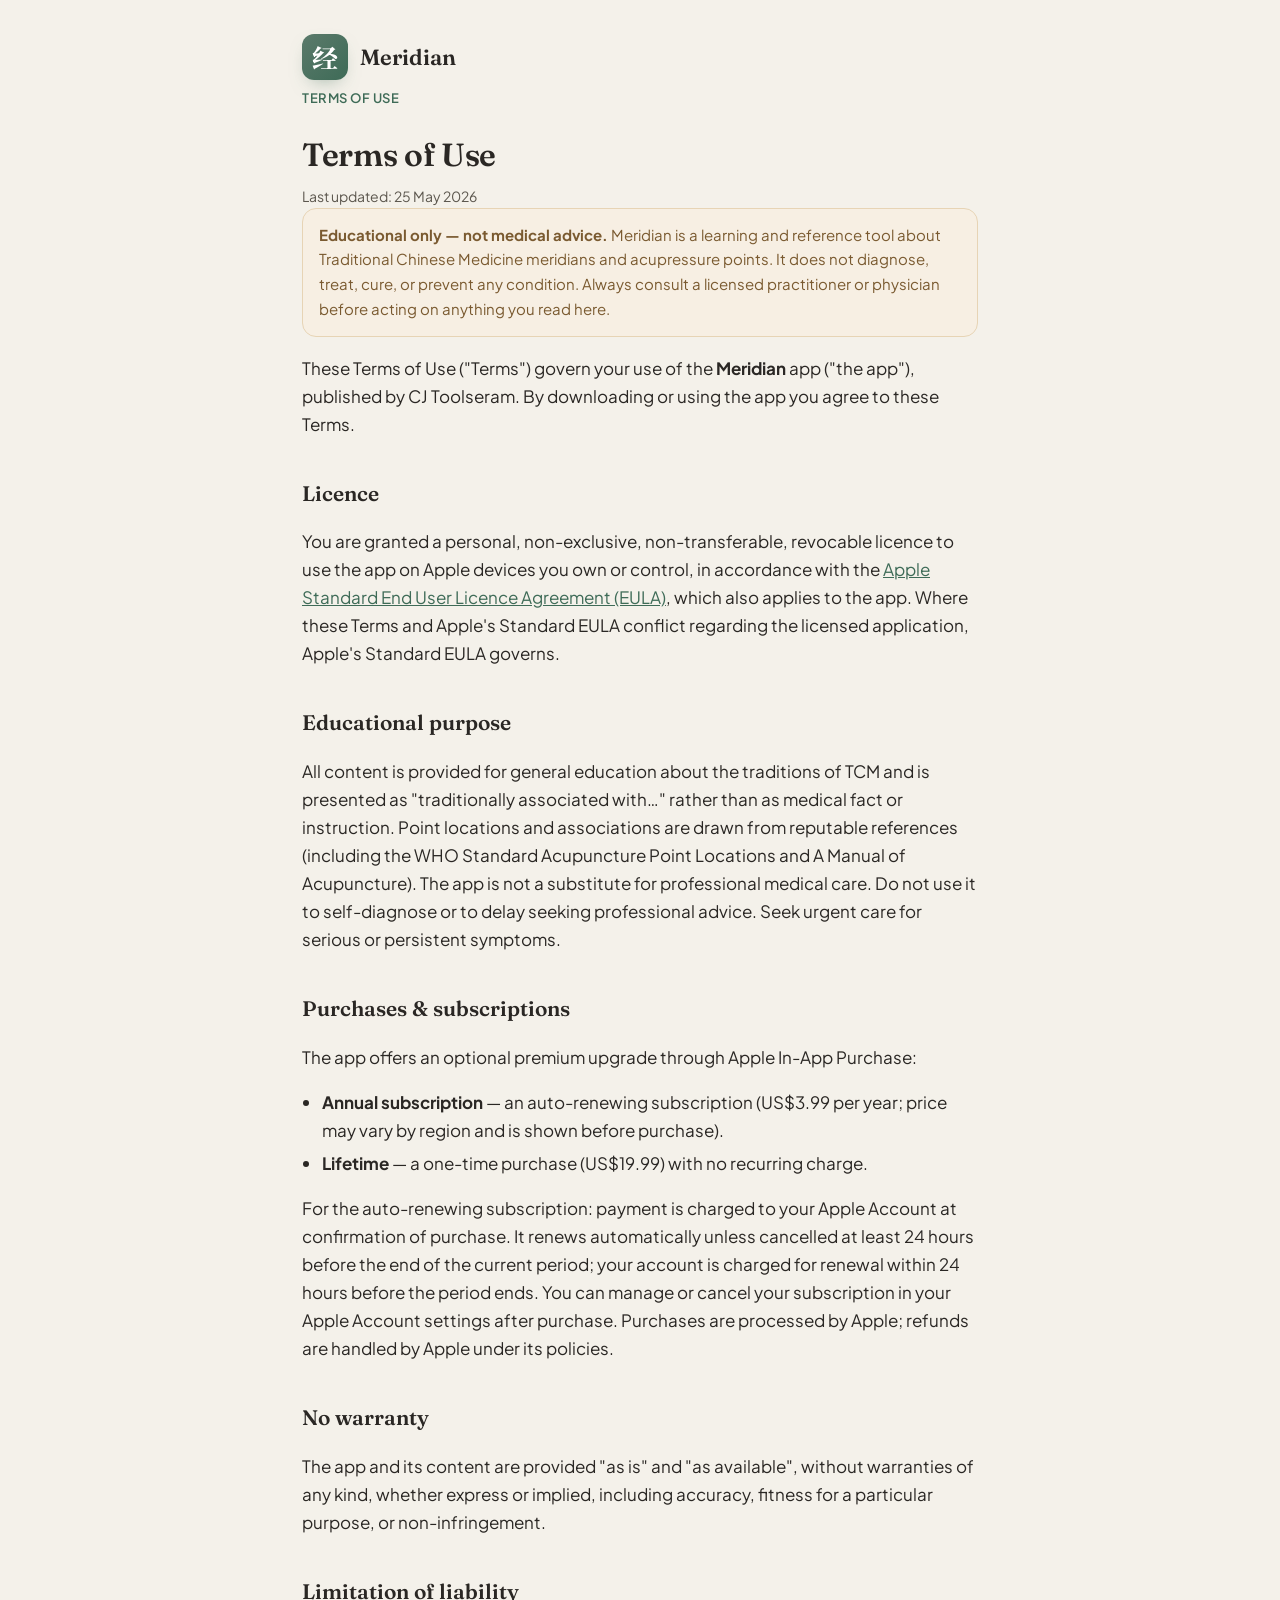
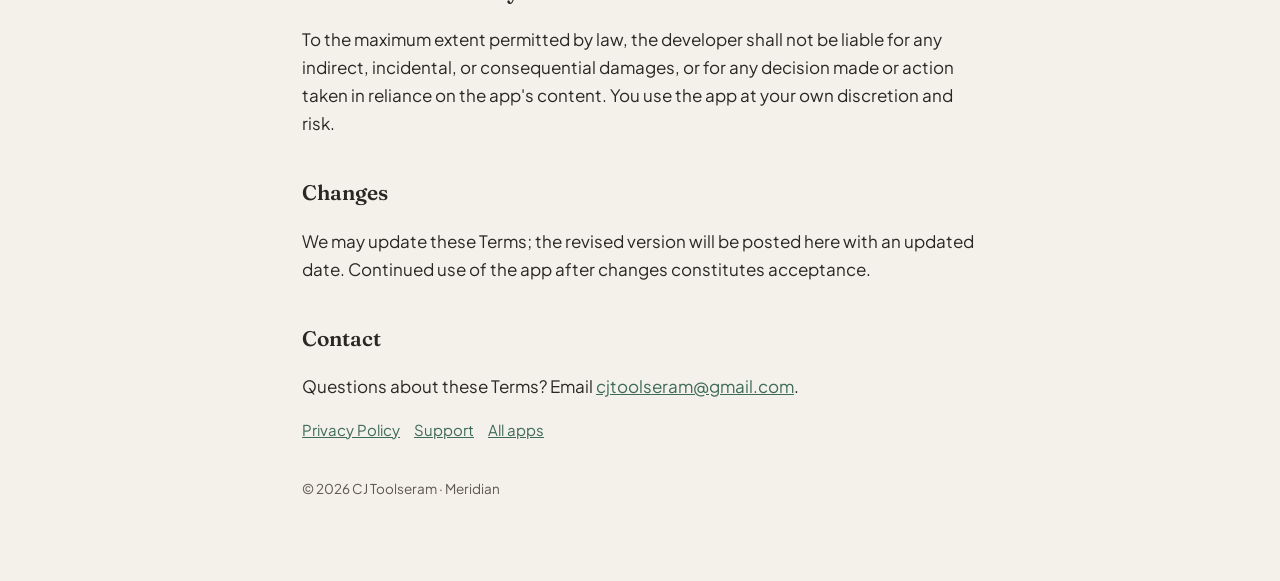
<file: meridian/terms.html>
<!doctype html>
<html lang="en">
<head>
<meta charset="utf-8">
<meta name="viewport" content="width=device-width, initial-scale=1">
<title>Terms of Use · Meridian</title>
<link rel="preconnect" href="https://fonts.googleapis.com">
<link href="https://fonts.googleapis.com/css2?family=Fraunces:opsz,wght@9..144,500;9..144,600&family=Plus+Jakarta+Sans:wght@400;500;600;700&family=Noto+Serif+SC:wght@700&display=swap" rel="stylesheet">
<link rel="stylesheet" href="style.css">
</head>
<body>
<div class="wrap">
  <header class="site"><div class="mark">经</div><div class="brand">Meridian</div></header>
  <div class="eyebrow">Terms of Use</div>
  <h1>Terms of Use</h1>
  <div class="updated">Last updated: 25 May 2026</div>

  <div class="disclaimer">
    <strong>Educational only — not medical advice.</strong> Meridian is a learning and reference tool about
    Traditional Chinese Medicine meridians and acupressure points. It does not diagnose, treat, cure, or
    prevent any condition. Always consult a licensed practitioner or physician before acting on anything you read here.
  </div>

  <p>These Terms of Use ("Terms") govern your use of the <strong>Meridian</strong> app ("the app"),
  published by CJ Toolseram. By downloading or using the app you agree to these Terms.</p>

  <h2>Licence</h2>
  <p>You are granted a personal, non-exclusive, non-transferable, revocable licence to use the app on
  Apple devices you own or control, in accordance with the
  <a href="https://www.apple.com/legal/internet-services/itunes/dev/stdeula/" rel="noopener">Apple Standard
  End User Licence Agreement (EULA)</a>, which also applies to the app. Where these Terms and Apple's
  Standard EULA conflict regarding the licensed application, Apple's Standard EULA governs.</p>

  <h2>Educational purpose</h2>
  <p>All content is provided for general education about the traditions of TCM and is presented as
  "traditionally associated with…" rather than as medical fact or instruction. Point locations and
  associations are drawn from reputable references (including the WHO Standard Acupuncture Point Locations
  and A Manual of Acupuncture). The app is not a substitute for professional medical care. Do not use it to
  self-diagnose or to delay seeking professional advice. Seek urgent care for serious or persistent symptoms.</p>

  <h2>Purchases &amp; subscriptions</h2>
  <p>The app offers an optional premium upgrade through Apple In-App Purchase:</p>
  <ul>
    <li><strong>Annual subscription</strong> — an auto-renewing subscription (US$3.99 per year; price may vary by region and is shown before purchase).</li>
    <li><strong>Lifetime</strong> — a one-time purchase (US$19.99) with no recurring charge.</li>
  </ul>
  <p>For the auto-renewing subscription: payment is charged to your Apple Account at confirmation of purchase.
  It renews automatically unless cancelled at least 24 hours before the end of the current period; your account
  is charged for renewal within 24 hours before the period ends. You can manage or cancel your subscription in
  your Apple Account settings after purchase. Purchases are processed by Apple; refunds are handled by Apple
  under its policies.</p>

  <h2>No warranty</h2>
  <p>The app and its content are provided "as is" and "as available", without warranties of any kind, whether
  express or implied, including accuracy, fitness for a particular purpose, or non-infringement.</p>

  <h2>Limitation of liability</h2>
  <p>To the maximum extent permitted by law, the developer shall not be liable for any indirect, incidental,
  or consequential damages, or for any decision made or action taken in reliance on the app's content. You use
  the app at your own discretion and risk.</p>

  <h2>Changes</h2>
  <p>We may update these Terms; the revised version will be posted here with an updated date. Continued use of
  the app after changes constitutes acceptance.</p>

  <h2>Contact</h2>
  <p>Questions about these Terms? Email <a href="mailto:cjtoolseram@gmail.com">cjtoolseram@gmail.com</a>.</p>

  <nav class="pages">
    <a href="privacy.html">Privacy Policy</a><a href="support.html">Support</a><a href="../">All apps</a>
  </nav>
  <footer>© 2026 CJ Toolseram · Meridian</footer>
</div>
</body>
</html>
</file>
<file: meridian/style.css>
:root{
  --stone:#F4F1EA; --card:#FFFDF8; --ink:#2A2724; --ink-soft:#5C574E;
  --sage:#5B7A6B; --sage-deep:#3E6B57; --line:#E6E0D3; --gold:#C9A24B;
}
*{box-sizing:border-box}
html{-webkit-text-size-adjust:100%}
body{
  margin:0; background:var(--stone); color:var(--ink);
  font-family:"Plus Jakarta Sans",-apple-system,system-ui,sans-serif;
  font-size:17px; line-height:1.65;
}
.wrap{max-width:720px; margin:0 auto; padding:8px 22px 80px}
header.site{display:flex; align-items:center; gap:12px; padding:26px 0 8px}
.mark{
  width:46px; height:46px; border-radius:12px; flex:0 0 auto;
  background:linear-gradient(135deg,var(--sage),var(--sage-deep));
  color:#fff; display:grid; place-items:center;
  font-family:"Noto Serif SC",serif; font-weight:700; font-size:26px;
  box-shadow:0 8px 20px -10px rgba(62,107,87,.6);
}
.brand{font-family:"Fraunces",Georgia,serif; font-weight:600; font-size:22px}
h1{font-family:"Fraunces",Georgia,serif; font-weight:600; font-size:32px; margin:.6em 0 .1em; letter-spacing:-.01em}
h2{font-family:"Fraunces",Georgia,serif; font-weight:600; font-size:21px; margin:1.8em 0 .3em}
.eyebrow{color:var(--sage-deep); font-weight:600; font-size:13px; letter-spacing:.04em; text-transform:uppercase}
.updated{color:var(--ink-soft); font-size:14px; margin-top:2px}
a{color:var(--sage-deep)}
.card{background:var(--card); border:1px solid var(--line); border-radius:18px; padding:18px 20px; margin:18px 0}
.disclaimer{background:#F7EFE3; border:1px solid #E7D4B5; color:#7a5a30; border-radius:14px; padding:14px 16px; font-size:15px}
ul{padding-left:1.2em} li{margin:.3em 0}
nav.pages{display:flex; flex-wrap:wrap; gap:14px; margin-top:10px; font-size:15px}
hr{border:none; border-top:1px solid var(--line); margin:30px 0}
footer{color:var(--ink-soft); font-size:13.5px; margin-top:36px; line-height:1.7}
.lead{font-size:18px; color:var(--ink-soft)}
.btn{display:inline-block; background:var(--sage-deep); color:#fff; text-decoration:none;
  padding:11px 18px; border-radius:12px; font-weight:600; font-size:15px; margin-top:6px}
</file>
